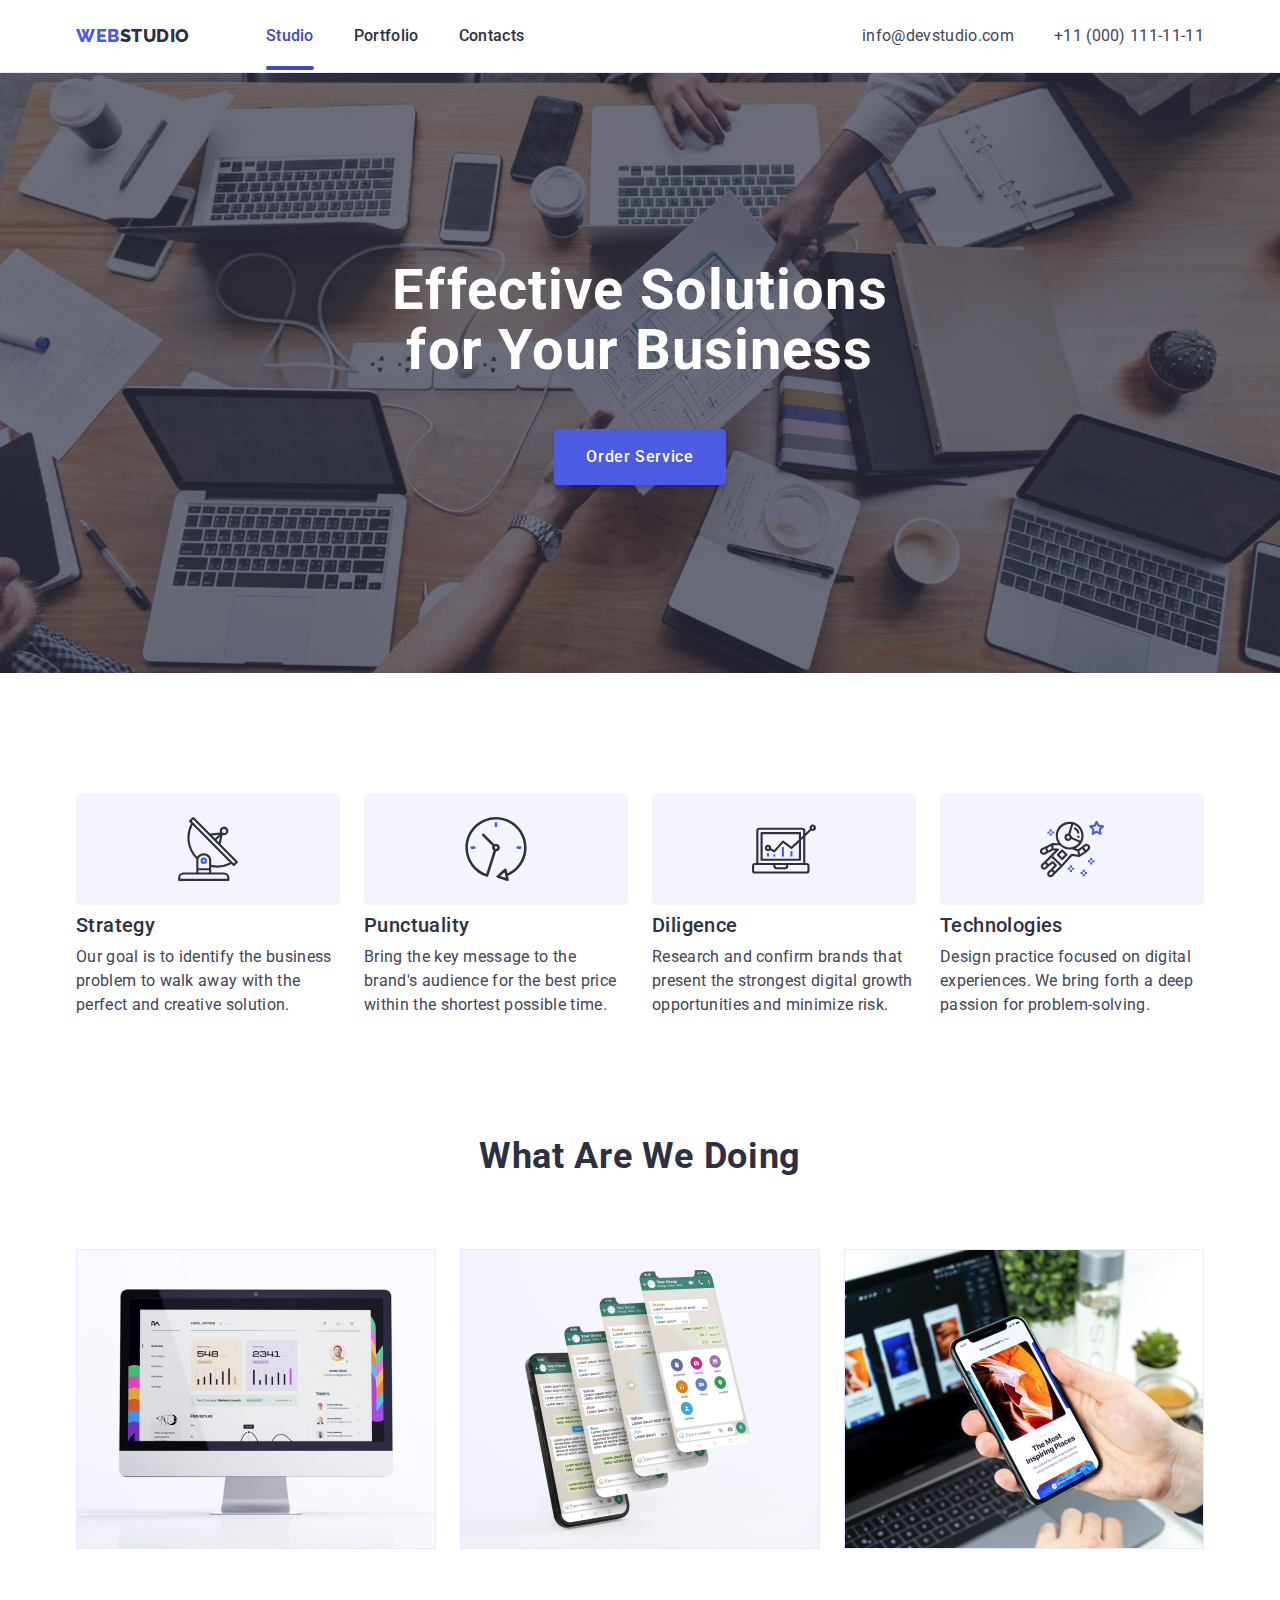
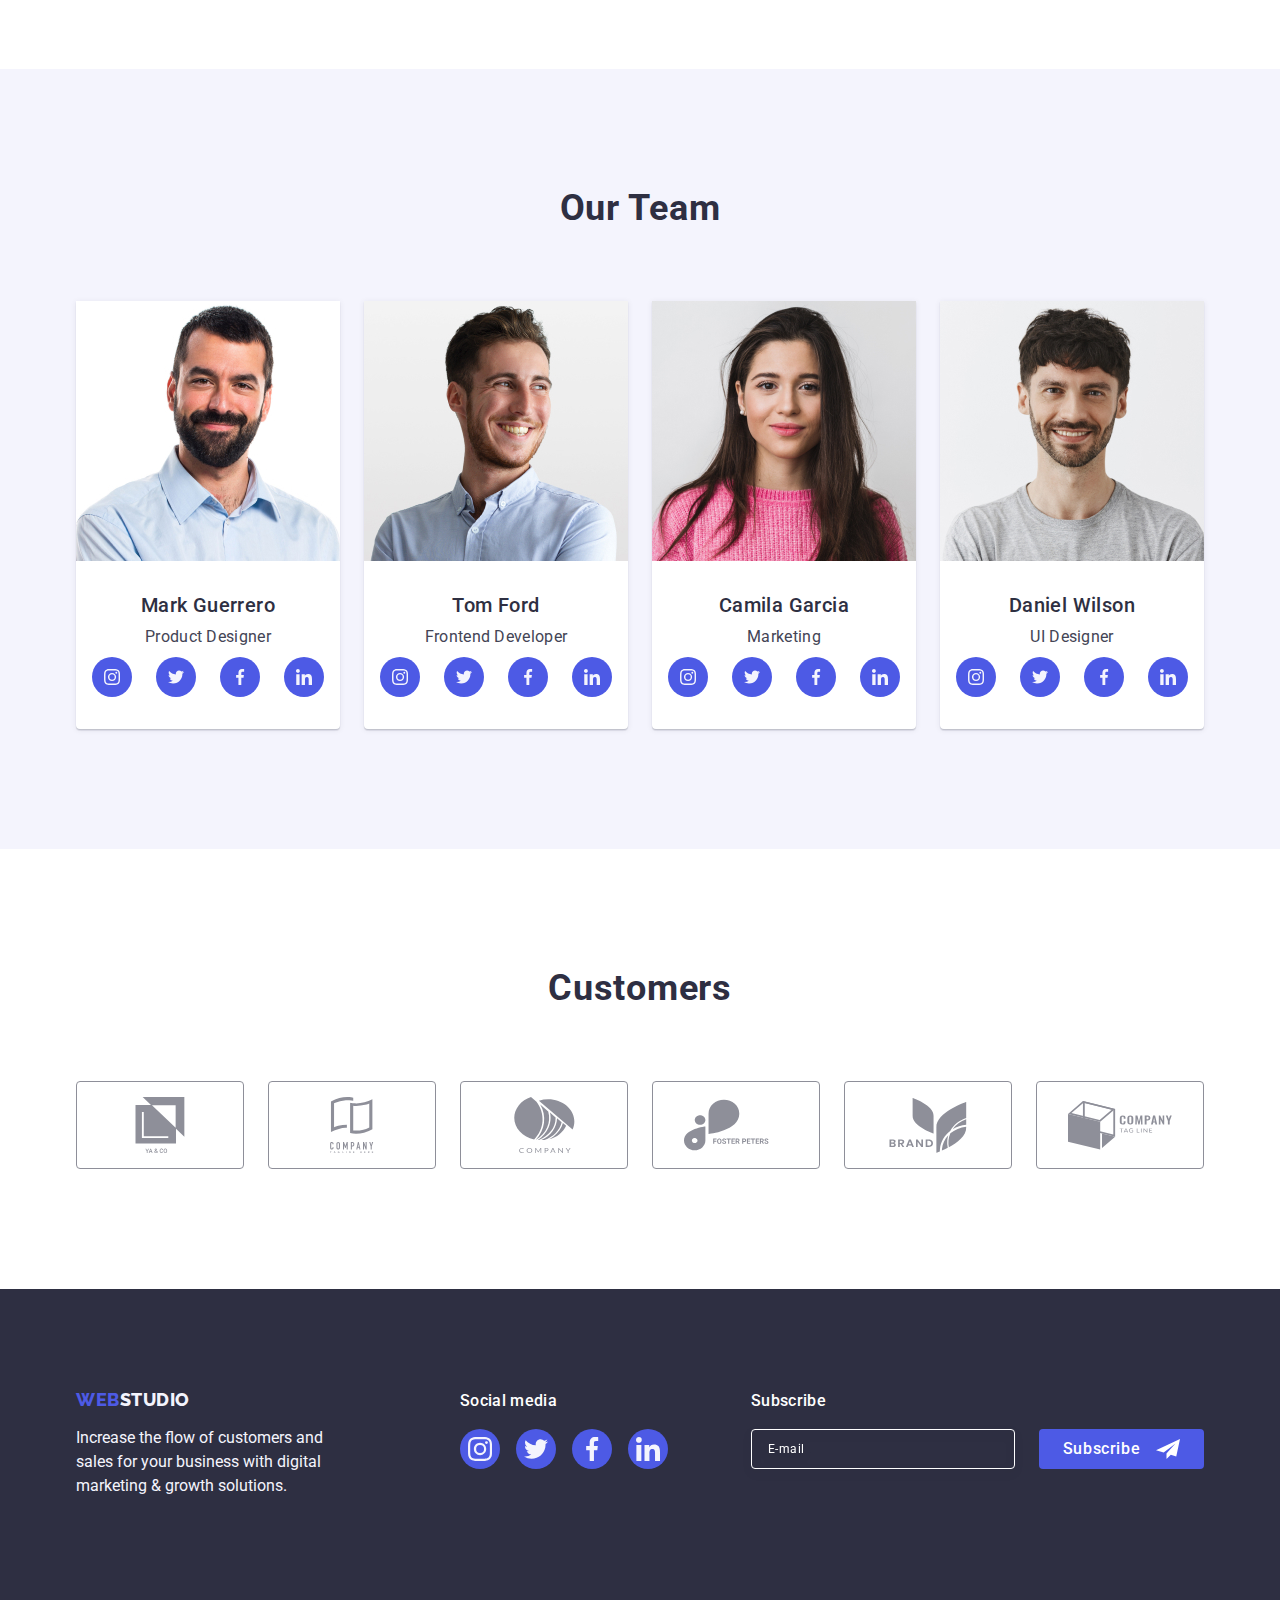
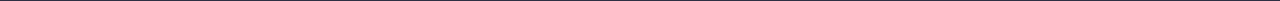
<file: index.html>
<!DOCTYPE html>
<html lang="en">
<head>
    <meta charset="UTF-8">
    <meta http-equiv="X-UA-Compatible" content="IE=edge">
    <meta name="viewport" content="width=device-width, initial-scale=1.0">
    <title>Main Page</title>
    <link rel="stylesheet" href="https://cdn.jsdelivr.net/npm/modern-normalize@1.1.0/modern-normalize.min.css">
    <link rel="preconnect" href="https://fonts.googleapis.com">
    <link rel="preconnect" href="https://fonts.gstatic.com" crossorigin>
    <link href="https://fonts.googleapis.com/css2?family=Raleway:wght@800&family=Roboto:wght@400;500;700;900&display=swap"
        rel="stylesheet">
    <link rel="stylesheet" href="./css/styles.css">
</head>
<body class="page-body">
    <header class="page-header">
        <div class="container page-header-container">
        <nav class="page-nav">
            <a class="logo link" href="./index.html">Web<span class="logo-second-part">Studio</span></a>
            <ul class="menu list">
                <li class="menu-item">
                    <a class="menu-link link link-wrapping current" href="./index.html">Studio</a>
                </li>
                <li class="menu-item">
                    <a class="menu-link link link-wrapping" href="./portfolio.html">Portfolio</a>
                </li>
                <li class="menu-item">
                    <a class="menu-link link link-wrapping" href="">Contacts</a>
                </li>
            </ul>
        </nav>
        <address class="contacts">
            <ul class="contact-menu list">
                <li>
                    <a class="contact-menu-link link link-wrapping" href="mailto:info@devstudio.com">info@devstudio.com</a>
                </li>
                <li>
                    <a class="contact-menu-link link link-wrapping" href="tel:+110001111111">+11 (000) 111-11-11</a>
                </li>
            </ul>
        </address>
        </div>
    </header>
    <main>
        <section class="hero">
            <div class="container">
                <h1 class="hero-title">Effective Solutions for Your Business</h1>
                <button class="hero-button" type="button" data-modal-open>Order Service</button>
            </div>
        </section>
        <section class="section-our-way">
            <div class="container">
                <h2 hidden class="section-title">Our way</h2>
                <ul class="list our-way-container">
                    <li class="section-items">
                        <div class="our-way-icon-thumb">
                            <svg class="section-our-way-icon" aria-label="icon-antenna" width="64" height="64">
                                <use href="./images/icons.svg#icon-antenna"></use>
                            </svg>
                        </div>
                            <h3 class="section-item-title title-of-section">Strategy</h3>
                        <p class="item-description">Our goal is to identify the business problem to walk away with the perfect and creative solution.</p>
                    </li>       
                    <li class="section-items icon-clock">
                        <div class="our-way-icon-thumb">
                            <svg class="section-our-way-icon" aria-label="icon-clock" width="64" height="64">
                                <use href="./images/icons.svg#icon-clock"></use>
                            </svg>
                        </div>
                            <h3 class="section-item-title title-of-section">Punctuality</h3>
                        <p class="item-description">Bring the key message to the brand's audience for the best price within the shortest
                            possible time.</p>
                        </li>
                    <li class="section-items icon-diagram">
                        <div class="our-way-icon-thumb">
                            <svg class="section-our-way-icon" aria-label="icon-diagram" width="64" height="64">
                                <use href="./images/icons.svg#icon-diagram"></use>
                            </svg>
                        </div>
                            <h3 class="section-item-title title-of-section">Diligence</h3>
                        <p class="item-description">Research and confirm brands that present the strongest digital growth opportunities
                            and minimize
                            risk.</p>
                        </li>
                    <li class="section-items icon-astronaut">
                        <div class="our-way-icon-thumb">
                            <svg class="section-our-way-icon" aria-label="icon-astronaut" width="64" height="64">
                                <use href="./images/icons.svg#icon-astronaut"></use>
                            </svg>
                        </div>
                            <h3 class="section-item-title title-of-section">Technologies</h3>
                        <p class="item-description">Design practice focused on digital experiences. We bring forth a deep passion for problem-solving.</p>
                    </li>   
                    </ul>
            </div>
        </section>
        <section class="section-what-are-we-doing">
            <div class="container">
                <h2 class="section-title container-title-what-are-we-doing">What are we doing</h2>
                <ul class="list container-what-are-we-doing">
                    <li class="section-image-item">
                        <img class="section-image-file" src="./images/img1.jpg" alt="Web sites" width="360">
                    </li>
                    <li class="section-image-item">
                        <img class="section-image-file" src="./images/img2.jpg" alt="Messengers" width="360">
                    </li>
                    <li class="section-image-item">
                        <img class="section-image-file" src="./images/img3.jpg" alt="Mobile applications" width="360">
                    </li>
                </ul>
            </div>
        </section>
        <section class="section-our-team">
            <div class="container">
                <h2 class="section-title container-title-our-team">Our Team</h2>
                <ul class="list list-our-team">
                    <li class="employees-card decor-icon">
                        <img class="employees-photo" src="./images/1img.jpg" alt="Mark Guerrero" width="264">
                    <div class="employees-content-card-wrapper">
                        <h3 class="section-item-title section-name-title">Mark Guerrero</h3>
                        <p class="text">Product Designer</p>
                             <ul class="social-list list">
                                <li class="social-list-item">
                                    <a href="" class="social-list-link">
                                        <svg class="social-list-icon" aria-label="instagram-icon" width="16" height="16">
                                            <use href="./images/icons.svg#icon-instagram"></use>
                                        </svg>
                                    </a>
                                </li>
                                <li class="social-list-item">
                                    <a href="" class="social-list-link">
                                        <svg class="social-list-icon" aria-label="twitter-icon" width="16" height="16">
                                            <use href="./images/icons.svg#icon-twitter"></use>
                                        </svg>
                                    </a>
                                </li>
                                <li class="social-list-item">
                                    <a href="" class="social-list-link">
                                        <svg class="social-list-icon" aria-label="facebook-icon" width="16" height="16">
                                            <use href="./images/icons.svg#icon-facebook"></use>
                                        </svg>
                                    </a>
                                </li>
                                <li class="social-list-item">
                                    <a href="" class="social-list-link">
                                        <svg class="social-list-icon" aria-label="linkedin-icon" width="16" height="16">
                                            <use href="./images/icons.svg#icon-linkedin"></use>
                                        </svg>
                                    </a>
                                </li>
                             </ul>
                    </div>
                    </li>
                    <li class="employees-card decor-icon">
                        <img class="employees-photo" src="./images/2img.jpg" alt="Tom Ford" width="264">
                    <div class="employees-content-card-wrapper">
                        <h3 class="section-item-title section-name-title">Tom Ford</h3>
                        <p class="text">Frontend Developer</p>
                            <ul class="social-list list">
                                <li class="social-list-item">
                                    <a href="" class="social-list-link">
                                        <svg class="social-list-icon" aria-label="instagram-icon" width="16" height="16">
                                            <use href="./images/icons.svg#icon-instagram"></use>
                                        </svg>
                                    </a>
                                </li>
                                <li class="social-list-item">
                                    <a href="" class="social-list-link">
                                        <svg class="social-list-icon" aria-label="twitter-icon" width="16" height="16">
                                            <use href="./images/icons.svg#icon-twitter"></use>
                                        </svg>
                                    </a>
                                </li>
                                <li class="social-list-item">
                                    <a href="" class="social-list-link">
                                        <svg class="social-list-icon" aria-label="facebook-icon" width="16" height="16">
                                            <use href="./images/icons.svg#icon-facebook"></use>
                                        </svg>
                                    </a>
                                </li>
                                <li class="social-list-item">
                                    <a href="" class="social-list-link">
                                        <svg class="social-list-icon" aria-label="linkedin-icon" width="16" height="16">
                                            <use href="./images/icons.svg#icon-linkedin"></use>
                                        </svg>
                                    </a>
                                </li>
                            </ul>
                    </div>
                    </li>
                    <li class="employees-card decor-icon">
                        <img class="employees-photo" src="./images/3img.jpg" alt="Camila Garcia" width="264">
                    <div class="employees-content-card-wrapper">
                        <h3 class="section-item-title section-name-title">Camila Garcia</h3>
                        <p class="text">Marketing</p>
                            <ul class="social-list list">
                                <li class="social-list-item">
                                    <a href="" class="social-list-link">
                                        <svg class="social-list-icon" aria-label="instagram-icon" width="16" height="16">
                                            <use href="./images/icons.svg#icon-instagram"></use>
                                        </svg>
                                    </a>
                                </li>
                                <li class="social-list-item">
                                    <a href="" class="social-list-link">
                                        <svg class="social-list-icon" aria-label="twitter-icon" width="16" height="16">
                                            <use href="./images/icons.svg#icon-twitter"></use>
                                        </svg>
                                    </a>
                                </li>
                                <li class="social-list-item">
                                    <a href="" class="social-list-link">
                                        <svg class="social-list-icon" aria-label="facebook-icon" width="16" height="16">
                                            <use href="./images/icons.svg#icon-facebook"></use>
                                        </svg>
                                    </a>
                                </li>
                                <li class="social-list-item">
                                    <a href="" class="social-list-link">
                                        <svg class="social-list-icon" aria-label="linkedin-icon" width="16" height="16">
                                            <use href="./images/icons.svg#icon-linkedin"></use>
                                        </svg>
                                    </a>
                                </li>
                            </ul>
                    </div>   
                    </li>
                    <li class="employees-card decor-icon">
                        <img class="employees-photo" src="./images/4img.jpg" alt="Daniel Wilson" width="264">
                    <div class="employees-content-card-wrapper">
                        <h3 class="section-item-title section-name-title">Daniel Wilson</h3>
                        <p class="text">UI Designer</p>
                            <ul class="social-list list">
                                <li class="social-list-item">
                                    <a href="" class="social-list-link">
                                        <svg class="social-list-icon" aria-label="instagram-icon" width="16" height="16">
                                            <use href="./images/icons.svg#icon-instagram"></use>
                                        </svg>
                                    </a>
                                </li>
                                <li class="social-list-item">
                                    <a href="" class="social-list-link">
                                        <svg class="social-list-icon" aria-label="twitter-icon" width="16" height="16">
                                            <use href="./images/icons.svg#icon-twitter"></use>
                                        </svg>
                                    </a>
                                </li>
                                <li class="social-list-item">
                                    <a href="" class="social-list-link">
                                        <svg class="social-list-icon" aria-label="facebook-icon" width="16" height="16">
                                            <use href="./images/icons.svg#icon-facebook"></use>
                                        </svg>
                                    </a>
                                </li>
                                <li class="social-list-item">
                                    <a href="" class="social-list-link">
                                        <svg class="social-list-icon" aria-label="linkedin-icon" width="16" height="16">
                                            <use href="./images/icons.svg#icon-linkedin"></use>
                                        </svg>
                                    </a>
                                </li>
                            </ul>
                    </div>
                    </li>
                </ul>
            </div>
        </section>
        <section class="section-customers" >
            <div class="container">
                <h2 class="section-title section-title-customers">Customers</h2>
                <ul class="customers-list list">
                    <li class="customers-list-item">
                        <a href="" class="customers-list-link">
                            <svg class="customers-list-icon" aria-label="icon-ya-and-co-icon" width="104" height="56">
                                <use href="./images/icons.svg#icon-ya-and-co"></use>
                            </svg>
                        </a>
                    </li>
                    <li class="customers-list-item">
                        <a href="" class="customers-list-link">
                            <svg class="customers-list-icon" aria-label="icon-tagline-here-icon" width="104" height="56">
                                <use href="./images/icons.svg#icon-tagline-here"></use>
                            </svg>
                        </a>
                    </li>
                    <li class="customers-list-item">
                        <a href="" class="customers-list-link">
                            <svg class="customers-list-icon" aria-label="icon-company" width="104" height="56">
                                <use href="./images/icons.svg#icon-company"></use>
                            </svg>
                        </a>
                    </li>
                    <li class="customers-list-item">
                        <a href="" class="customers-list-link">
                            <svg class="customers-list-icon" aria-label="icon-foster-peters" width="104" height="56">
                                <use href="./images/icons.svg#icon-foster-peters"></use>
                            </svg>
                        </a>
                    </li>
                    <li class="customers-list-item">
                        <a href="" class="customers-list-link">
                            <svg class="customers-list-icon" aria-label="icon-brand" width="104" height="56">
                                <use href="./images/icons.svg#icon-brand"></use>
                            </svg>
                        </a>
                    </li>
                    <li class="customers-list-item">
                        <a href="" class="customers-list-link">
                            <svg class="customers-list-icon" aria-label="icon-company-tag-line" width="104" height="56">
                                <use href="./images/icons.svg#icon-company-tag-line"></use>
                            </svg>
                        </a>
                    </li>
                </ul>
            </div>
        </section>
    </main>
    <footer class="page-footer">
        <div class="container footer-wrapper">
            <div class="footer-title-wrapper">
            <a class="logo link footer-logo" href="./index.html">Web<span class="logo-second-part white-logo">Studio</span></a>
            <p class="footer-title">Increase the flow of customers and sales for your business with digital marketing & growth solutions.</p>
            </div>
            <div class="footer-social-list-wrapper">
            <p class="social-media-title">Social media</p>
            <ul class="footer-social-list list">
                <li class="footer-social-list-item">
                    <a href="" class="footer-social-list-link">
                        <svg class="footer-social-list-icon" aria-label="instagram-icon" width="24" height="24">
                            <use href="./images/icons.svg#icon-instagram"></use>
                        </svg>
                    </a>
                </li>
                <li class="footer-social-list-item">
                    <a href="" class="footer-social-list-link">
                        <svg class="footer-social-list-icon" aria-label="twitter-icon" width="24" height="24">
                            <use href="./images/icons.svg#icon-twitter"></use>
                        </svg>
                    </a>
                </li>
                <li class="footer-social-list-item">
                    <a href="" class="footer-social-list-link">
                        <svg class="footer-social-list-icon" aria-label="facebook-icon" width="24" height="24">
                            <use href="./images/icons.svg#icon-facebook"></use>
                        </svg>
                    </a>
                </li>
                <li class="footer-social-list-item">
                    <a href="" class="footer-social-list-link">
                        <svg class="footer-social-list-icon" aria-label="linkedin-icon" width="24" height="24">
                            <use href="./images/icons.svg#icon-linkedin"></use>
                        </svg>
                    </a>
                </li>
            </ul>
            </div>
            <div class="form-wrapper">
                <p class="footer-form-title">Subscribe</p>
                <form class="subscribe-form">
                    <label class="form-label" for="email_input"><input class="form-input" type="email" name="email" placeholder="E-mail" id="email_input"/></label>
                    <button class="subscribe-form-submit" type="submit">Subscribe
                        <svg class="subscribe-form-submit-icon" width="24" height="24">
                            <use href="./images/icons.svg#icon-icon-send"></use>
                        </svg>
                    </button>
                </form>
            </div>
        </div>
    </footer>
    <div class="backdrop is-hidden" data-modal>
        <div class="modal">
            <button class="modal-close-button" type="button" data-modal-close>
                <svg class="modal-close-icon" width="8" height="8">
                    <use href="./images/icons.svg#icon-close-black-modal"></use>
                </svg>
            </button>
            <p class="modal-title">Leave your contacts and we will call you back</p>
            <form class="contact-form">
                <div class="input-form">
                    <label class="contact-form-wrapper" for="user-name">Name</label>
                    <div class="contact-form-input-wrapper">
                        <input class="contact-form-input" type="text" id="user-name" name="user-name">
                        <svg class="contact-form-icon" width="18" height="24">
                            <use href="./images/icons.svg#icon-person"></use>
                        </svg>
                    </div>
                </div>
                <div class="input-form">
                    <label class="contact-form-wrapper" for="phone">Phone</label>
                    <div class="contact-form-input-wrapper">
                        <input class="contact-form-input" type="tel" id="phone" name="user_phone">
                        <svg class="contact-form-icon" width="18" height="24">
                            <use href="./images/icons.svg#icon-phone"></use>
                        </svg>
                    </div>
                </div>
                <div class="input-form">
                    <label class="contact-form-wrapper" for="email">Email</label>
                    <div class="contact-form-input-wrapper">
                        <input class="contact-form-input" type="email" id="email" name="user_email">
                        <svg class="contact-form-icon" width="18" height="24">
                            <use href="./images/icons.svg#icon-email"></use>
                        </svg>
                    </div>
                </div>
                <div class="textarea-form">
                    <label class="contact-form-wrapper" for="user-comment">Comment</label>
                    <textarea class="contact-form-comment" name="user-comment" id="user-comment" placeholder="Text input"></textarea>
                </div>
                <div class="checkbox-form">                   
                    <input class="contact-form-checkbox visually-hidden" type="checkbox" id="user-privacy" name="user-privacy" value="true" required>
                    <label class="contact-form-checkbox-wrapper" for="user-privacy"><span class="checkbox-icon-thumb">
                    <svg class="contact-form-icon-checkbox" width="10" height="8">
                    <use class="contact-form-checkmark-icon" href="./images/icons.svg#icon-click"></use>
                    </svg>
                </span>I accept the terms and conditions of the <a class="policy-link" href="#">Privacy Policy</a></label>
                </div>
                <button class="contact-form-submit" type="submit">Send</button>
            </form>
        </div>
    </div>
    <script src="./js/modal.js"></script>
</body>
</html>
</file>
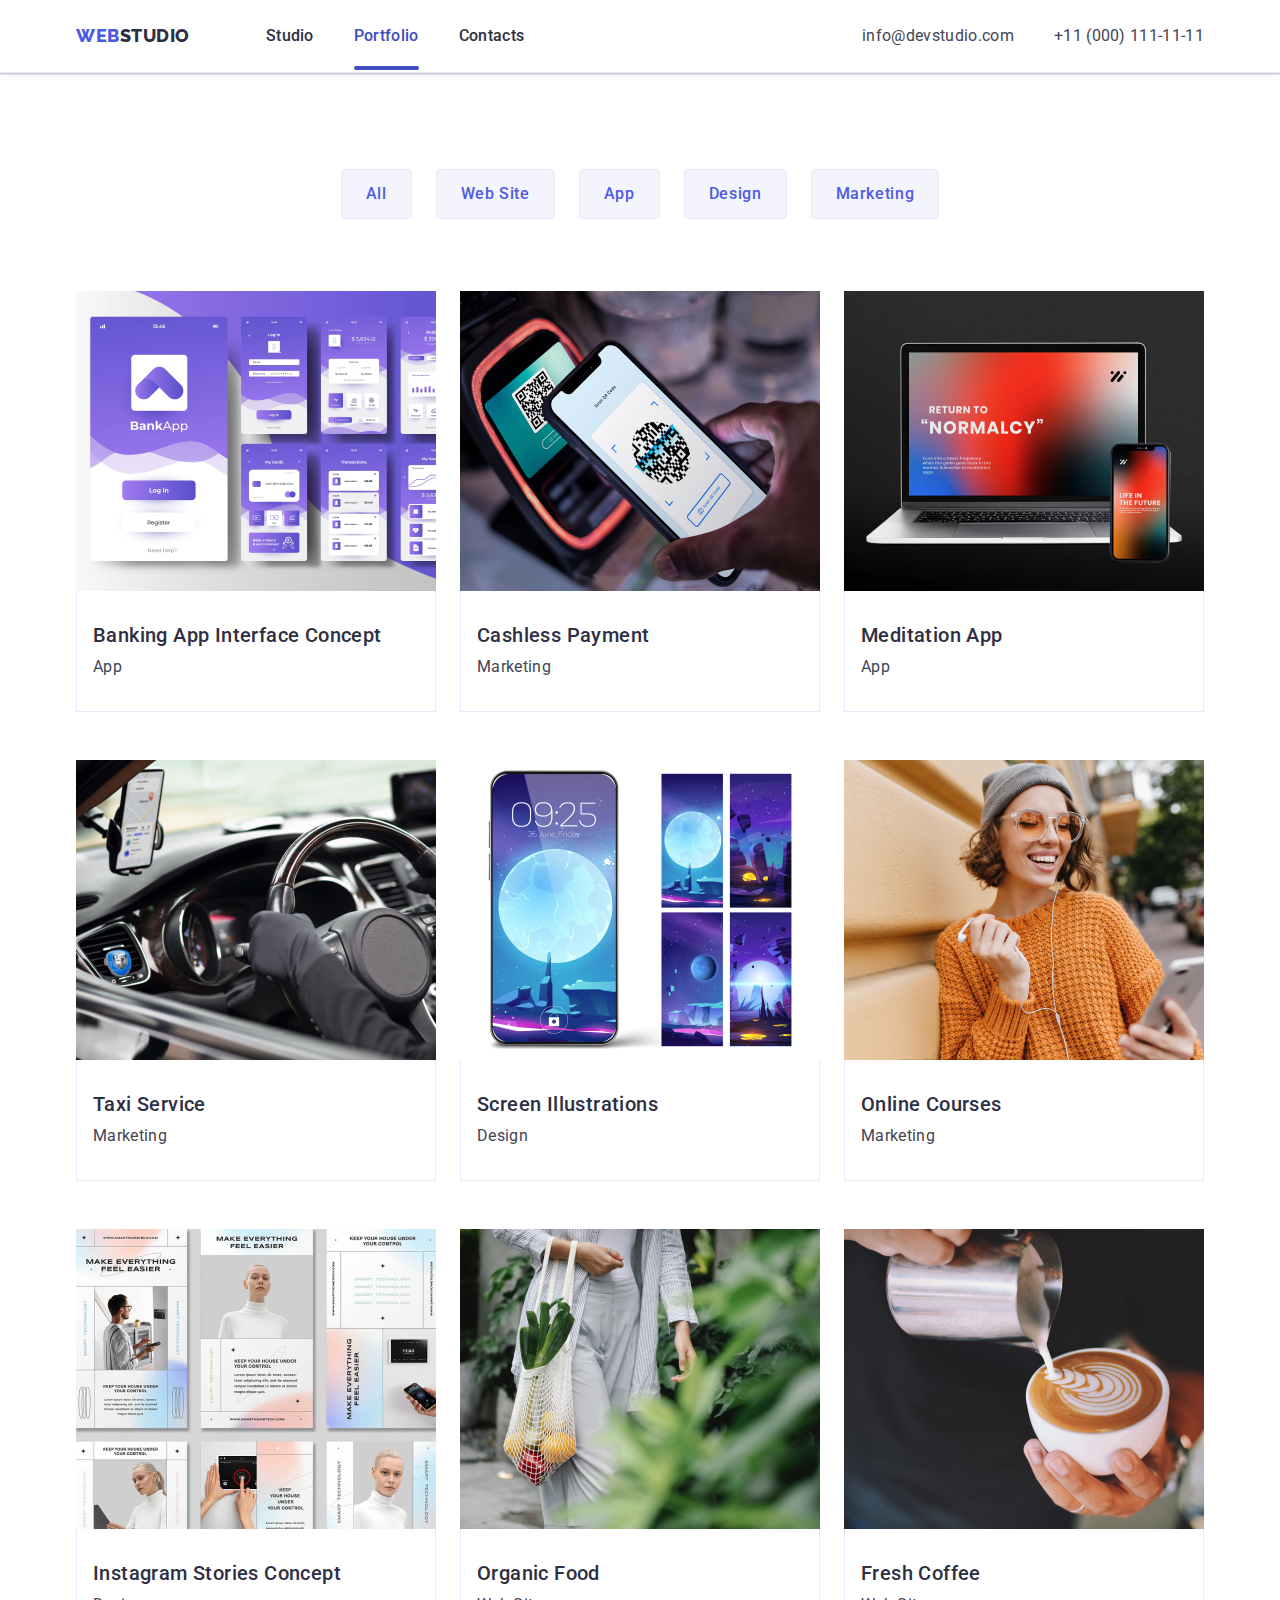
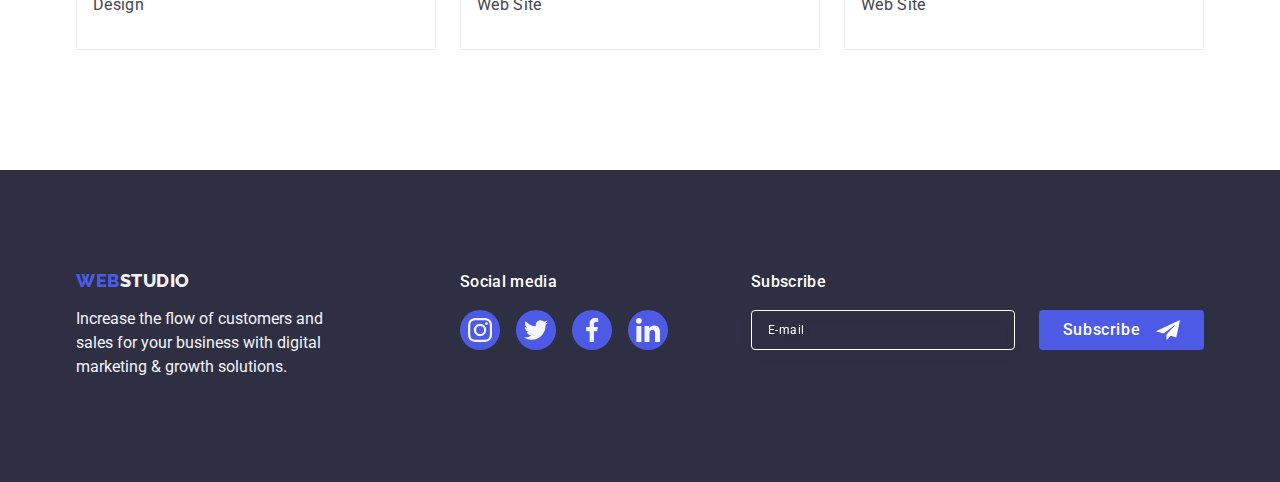
<file: portfolio.html>
<!DOCTYPE html>
<html lang="en">
<head>
    <meta charset="UTF-8">
    <meta http-equiv="X-UA-Compatible" content="IE=edge">
    <meta name="viewport" content="width=device-width, initial-scale=1.0">
    <title>Portfolio</title>
    <link rel="stylesheet" href="https://cdn.jsdelivr.net/npm/modern-normalize@1.1.0/modern-normalize.min.css">
    <link rel="preconnect" href="https://fonts.googleapis.com">
    <link rel="preconnect" href="https://fonts.gstatic.com" crossorigin>
    <link href="https://fonts.googleapis.com/css2?family=Raleway:wght@800&family=Roboto:wght@400;500;700;900&display=swap"
        rel="stylesheet">
    <link rel="stylesheet" href="./css/styles.css">
</head>
<body class="page-body">
    <header class="page-header">
        <div class="container page-header-container">
        <nav class="page-nav">
            <a class="logo link" href="./index.html">Web<span class="logo-second-part">Studio</span></a>
            <ul class="menu list">
                <li class="menu-item">
                    <a class="menu-link link link-wrapping" href="./index.html">Studio</a>
                </li>
                <li class="menu-item">
                    <a class="menu-link link link-wrapping current" href="./portfolio.html">Portfolio</a>
                </li>
                <li class="menu-item">
                    <a class="menu-link link link-wrapping" href="">Contacts</a>
                </li>
            </ul>
        </nav>
        <address class="contacts">
            <ul class="contact-menu list">
                <li>
                    <a class="contact-menu-link link link-wrapping" href="mailto:info@devstudio.com">info@devstudio.com</a>
                </li>
                <li>
                    <a class="contact-menu-link link link-wrapping" href="tel:+110001111111">+11 (000) 111-11-11</a>
                </li>
            </ul>
        </address>
        </div>
    </header>
    <main>
        <section class="main-section">
            <div class="container">
        <h1 hidden class="section-main-title">Portfolio</h1>
        <ul class="filter list">
            <li><button class="filter-button" type="button">All</button></li>
            <li><button class="filter-button" type="button">Web Site</button></li>
            <li><button class="filter-button" type="button">App</button></li> 
            <li><button class="filter-button" type="button">Design</button></li>
            <li><button class="filter-button" type="button">Marketing</button></li>
        </ul>
        <ul class="list card-set">
            <li class="card-item">
                <a class="link card-link" href="">
                    <div class="employees-list-img-wrapper">
                        <img class="card-image" src="./images/img4.jpg" alt="App interface" width="360">
                        <p class="overlay">14 Stylish and User-Friendly App Design Concepts · Task Manager App · Calorie Tracker App · Exotic
                            Fruit Ecommerce App ·
                            Cloud Storage App</p>
                    </div>
                <div class="card-content-wrapper">
                <h2 class="section-item-title">Banking App Interface Concept</h2>
                <p class="section-item-description">App</p>
            </div>
                </a>
            </li>
            <li class="card-item">
                <a class="link card-link" href="">
                    <div class="employees-list-img-wrapper">
                        <img class="card-image" src="./images/img5.jpg" alt="Payment by mobile phone" width="360">
                        <p class="overlay">14 Stylish and User-Friendly App Design Concepts · Task Manager App · Calorie Tracker App · Exotic
                            Fruit Ecommerce App ·
                            Cloud Storage App</p>
                    </div>
                <div class="card-content-wrapper">
                <h2 class="section-item-title">Cashless Payment</h2>
                <p class="section-item-description">Marketing</p>
                </div>
                </a>
            </li>
            <li class="card-item">
                <a class="link card-link" href="">
                    <div class="employees-list-img-wrapper">
                        <img class="card-image" src="./images/img6.jpg" alt="Laptop and mobile phone" width="360">
                        <p class="overlay">14 Stylish and User-Friendly App Design Concepts · Task Manager App · Calorie Tracker App · Exotic
                            Fruit Ecommerce App ·
                            Cloud Storage App</p>
                    </div>
                <div class="card-content-wrapper">
                    <h2 class="section-item-title">Meditation App</h2>
                    <p class="section-item-description">App</p>
                </div>
                </a>
            </li>
            <li class="card-item">
                <a class="link card-link" href="">
                    <div class="employees-list-img-wrapper">
                        <img class="card-image" src="./images/img7.jpg" alt="Car interior" width="360">
                        <p class="overlay">14 Stylish and User-Friendly App Design Concepts · Task Manager App · Calorie Tracker App · Exotic
                            Fruit Ecommerce App ·
                            Cloud Storage App</p>
                    </div>
                <div class="card-content-wrapper">
                    <h2 class="section-item-title">Taxi Service</h2>
                    <p class="section-item-description">Marketing</p>
                </div>
                </a>
            </li>
            <li class="card-item">
                <a class="link card-link" href="">
                    <div class="employees-list-img-wrapper">
                        <img class="card-image" src="./images/img8.jpg" alt="Backgrounds for mobile phone" width="360">
                        <p class="overlay">14 Stylish and User-Friendly App Design Concepts · Task Manager App · Calorie Tracker App · Exotic
                            Fruit Ecommerce App ·
                            Cloud Storage App</p>
                    </div>
                <div class="card-content-wrapper">
                    <h2 class="section-item-title">Screen Illustrations</h2>
                    <p class="section-item-description">Design</p>
                </div>
                </a>
            </li>
            <li class="card-item">
                <a class="link card-link" href="">
                    <div class="employees-list-img-wrapper">
                        <img class="card-image" src="./images/img9.jpg" alt="Girl with mobile phone" width="360">
                        <p class="overlay">14 Stylish and User-Friendly App Design Concepts · Task Manager App · Calorie Tracker App · Exotic
                            Fruit Ecommerce App ·
                            Cloud Storage App</p>
                    </div>
                <div class="card-content-wrapper">
                    <h2 class="section-item-title">Online Courses</h2>
                    <p class="section-item-description">Marketing</p>
                </div>
                </a>
            </li>
            <li class="card-item">
                <a class="link card-link" href="">
                    <div class="employees-list-img-wrapper">
                        <img class="card-image" src="./images/img10.jpg" alt="Advertising cards" width="360">
                        <p class="overlay">14 Stylish and User-Friendly App Design Concepts · Task Manager App · Calorie Tracker App · Exotic
                            Fruit Ecommerce App ·
                            Cloud Storage App</p>
                    </div>
                <div class="card-content-wrapper">
                    <h2 class="section-item-title">Instagram Stories Concept</h2>
                    <p class="section-item-description">Design</p>
                </div>
                </a>
            </li>
            <li class="card-item">
                <a class="link card-link" href="">
                    <div class="employees-list-img-wrapper">
                        <img class="card-image" src="./images/img11.jpg" alt="Woman with a net with vegetables and fruits" width="360">
                        <p class="overlay">14 Stylish and User-Friendly App Design Concepts · Task Manager App · Calorie Tracker App · Exotic
                            Fruit Ecommerce App ·
                            Cloud Storage App</p>
                    </div>
                <div class="card-content-wrapper">
                    <h2 class="section-item-title">Organic Food</h2>
                    <p class="section-item-description">Web Site</p>
                </div>
                </a>
            </li>
            <li class="card-item">
                <a class="link card-link" href="">
                    <div class="employees-list-img-wrapper">
                        <img class="card-image" src="./images/img12.jpg" alt="Cup of coffee" width="360">
                        <p class="overlay">14 Stylish and User-Friendly App Design Concepts · Task Manager App · Calorie Tracker App · Exotic
                            Fruit Ecommerce App ·
                            Cloud Storage App</p>
                    </div>
                <div class="card-content-wrapper">
                    <h2 class="section-item-title">Fresh Coffee</h2>
                    <p class="section-item-description">Web Site</p>
                </div>
                </a>
            </li>
        </ul>
        </div>
        </section>
    </main>
    <footer class="page-footer">
        <div class="container footer-wrapper">
            <div class="footer-title-wrapper">
                <a class="logo link footer-logo" href="./index.html">Web<span
                        class="logo-second-part white-logo">Studio</span></a>
                <p class="footer-title">Increase the flow of customers and sales for your business with digital marketing &
                    growth solutions.</p>
            </div>
            <div class="footer-social-list-wrapper">
                <p class="social-media-title">Social media</p>
                <ul class="footer-social-list list">
                    <li class="footer-social-list-item">
                        <a href="" class="footer-social-list-link">
                            <svg class="footer-social-list-icon" aria-label="instagram-icon" width="24" height="24">
                                <use href="./images/icons.svg#icon-instagram"></use>
                            </svg>
                        </a>
                    </li>
                    <li class="footer-social-list-item">
                        <a href="" class="footer-social-list-link">
                            <svg class="footer-social-list-icon" aria-label="twitter-icon" width="24" height="24">
                                <use href="./images/icons.svg#icon-twitter"></use>
                            </svg>
                        </a>
                    </li>
                    <li class="footer-social-list-item">
                        <a href="" class="footer-social-list-link">
                            <svg class="footer-social-list-icon" aria-label="facebook-icon" width="24" height="24">
                                <use href="./images/icons.svg#icon-facebook"></use>
                            </svg>
                        </a>
                    </li>
                    <li class="footer-social-list-item">
                        <a href="" class="footer-social-list-link">
                            <svg class="footer-social-list-icon" aria-label="linkedin-icon" width="24" height="24">
                                <use href="./images/icons.svg#icon-linkedin"></use>
                            </svg>
                        </a>
                    </li>
                </ul>
            </div>
            <div class="form-wrapper">
                <p class="footer-form-title">Subscribe</p>
                <form class="subscribe-form">
                    <label class="form-label" for="email_input">
                    <input class="form-input" type="email" name="email" placeholder="E-mail" id="email_input"/>
                    </label>
                    <button class="subscribe-form-submit" type="submit">Subscribe
                        <svg class="subscribe-form-submit-icon" width="24" height="24">
                            <use href="./images/icons.svg#icon-icon-send"></use>
                        </svg>
                    </button>
                </form>
            </div>
        </div>
    </footer>
    </body>
    </html>
</file>
<file: css/styles.css>
:root {
    --accent-dark-color: #2E2F42;
    --main-text-color: #434455;
    --main-white-color: #FFFFFF;
    --accent-dark-blue-color: #404BBF;
    --accent-blue-color: #4D5AE5;
    --accent-color:#E7E9FC;
    --accent-light-color: #F4F4FD;
    --transition-duration-and-function:250ms cubic-bezier(0.4, 0, 0.2, 1);
}

h1, h2, h3, h4, h5, h6, p {
    margin-top: 0;
    margin-bottom: 0;
}
    
ul,
ol {
    margin-top: 0;
    margin-bottom: 0;
    padding-left: 0;
}

img {
    display: block;
}

.list {
    list-style: none;
}

.link {
    text-decoration: none;
}

button {
    cursor: pointer;
    font-family: inherit;
}

body {
    font-family: 'Roboto', sans-serif;
        font-size: 16px;
        color: var(--main-text-color);
        background-color: var(--main-white-color);
}

/* ===============COMPONENTS========================== */

.contact-menu-link,
.section-item-description,
.contacts {
    font-style: normal;
    color: var(--main-text-color);
}

.logo {
    font-family: 'Raleway', sans-serif;
        display: flex;
        align-items: center;
        font-weight: 800;
        font-size: 18px;
        line-height: 1.17;
        letter-spacing: 0.03em;
        text-transform: uppercase;
        color: var(--accent-blue-color);
}

.hero-button,
.filter-button {
        font-weight: 500;
        color: var(--main-text-color);
}

.contact-menu-link:hover,
.contact-menu-link:focus,
.menu-link:hover,
.menu-link:focus {
    color: var(--accent-dark-blue-color);
}

.menu-link {
    font-weight: 500;
    line-height: 1.5;
    letter-spacing: 0.02em;
}

.page-footer,
.hero {
    background-color: var(--accent-dark-color);
    color: var(--main-white-color);
}

.section-item-title,
.menu-link,
.logo-second-part {
    color: var(--accent-dark-color);
}

.white-logo {
    color: var(--accent-light-color);
}

.hero-title {
    text-align: center;
    font-size: 56px;
    line-height: 1.07;
    letter-spacing: 0.02em;
}

.hero-button {
    display: block;
    font-size: 16px;
    line-height: 1.5;
    letter-spacing: 0.04em;
    margin-left: auto;
    margin-right: auto;
    min-width: 169px;
    padding: 16px 32px;
    border: 0px;
    border-radius: 4px;
    box-shadow: 0px 4px 4px rgba(0, 0, 0, 0.15);
    background-color: var(--accent-blue-color);
    color: var(--main-white-color);
    transition: background-color var(--transition-duration-and-function);
}

.hero-button:hover,
.hero-button:focus {
    background-color: var(--accent-dark-blue-color);
}

.filter-button {
    font-size: 16px;
    line-height: 1.5;
    letter-spacing: 0.04em;
    background-color: var(--accent-light-color);
    color: var(--accent-blue-color);
    padding: 12px 24px;
    border: 1px solid var(--accent-color);
    border-radius: 4px;
    transition: color var(--transition-duration-and-function),
        background-color var(--transition-duration-and-function),
        border-color var(--transition-duration-and-function),
        box-shadow var(--transition-duration-and-function);
}

.filter-button:hover,
.filter-button:focus {
    background-color: var(--accent-dark-blue-color);
    color: var(--main-white-color); 
    border: 1px solid transparent;
    box-shadow: 0px 3px 1px rgba(0, 0, 0, 0.1), 0px 2px 1px rgba(0, 0, 0, 0.08), 0px 2px 2px rgba(0, 0, 0, 0.12);
}

.section-title {
    font-weight: 700;
        font-size: 36px;
        line-height: 1.11;
        text-align: center;
        letter-spacing: 0.02em;
        text-transform: capitalize;
        color: var(--accent-dark-color);
}

.section-item-description,
.section-main-title {
    line-height: 1.5;
    letter-spacing: 0.02em;
}

.list-item {
    background-color: var(--main-white-color);
    text-align: center;
}

.section-item-title {
    font-weight: 500;
    font-size: 20px;
    line-height: 1.2;
    letter-spacing: 0.02em;
    color: var(--accent-dark-color);
}

.contact-menu-link,
.text,
.item-description {
    line-height: 1.5;
    letter-spacing: 0.02em;
}

.section-our-team {
    background-color: var(--accent-light-color);
}

.footer-title {
    color: var(--accent-light-color);
    line-height: 1.5;

}

/* ===============/COMPONENTS========================== */




/* ===============/HEADER AND FOOTER========================== */

.container {
    width: 1158px;
    margin-left: auto;
    margin-right: auto;
    padding-left: 15px;
    padding-right: 15px;
}

.page-header {
    display: flex;
    align-items: center;
    padding-top: 24px;
    padding-bottom: 24px;
    border-bottom: 1px solid var(--accent-color);
    box-shadow: 0px 2px 1px rgba(46, 47, 66, 0.08), 0px 1px 1px rgba(46, 47, 66, 0.16), 0px 1px 6px rgba(46, 47, 66, 0.08);
}

.page-header-container {
    display: flex;
    align-items: center;
    justify-content: space-between;
}

.page-nav {
    display: flex;
    align-items: center;
}

.logo {
    margin-right: 76px;
}

.menu {
    display: flex;
    gap: 40px;
}

.link-wrapping {
    padding: 24px 0 24px;
    transition: color var(--transition-duration-and-function);
}

.contact-menu {
    display: flex;
    gap: 40px;
}

.page-footer {
    padding: 100px 0;
    height: 312px;
}

.footer-title {
    width: 264px;
}

.footer-logo {
    display: inline-block;
    margin-bottom: 16px;
}

/* ===============/MAIN PAGE========================== */

.hero {
    height: 600px;
    text-align: center;
}

.hero {
    padding: 188px 0;
}

.hero-title {
    max-width: 496px;
    margin-bottom: 48px;
    margin-left: auto;
    margin-right: auto;
}

.our-way-container {
    display: flex;
    justify-content: space-between;
    gap: 24px;
}

.section-customers,
.section-our-way {
    padding: 120px 0;
}

.section-items {
    width: 264px;
}

.section-what-are-we-doing {
    padding-bottom: 120px;
}

.container-title-what-are-we-doing {
    margin-bottom: 72px;
}

.container-what-are-we-doing {
    display: flex;
    gap: 24px;
}

.section-our-team {
    padding: 120px 0;
}

.container-title-our-team {
    margin-bottom: 72px;
}

.list-our-team {
    display: flex;
    flex-wrap: wrap;
    gap: 24px;
}

.employees-card {
    background-color: var(--main-white-color);
    box-shadow: 0px 1px 6px rgba(46, 47, 66, 0.08), 0px 1px 1px rgba(46, 47, 66, 0.16), 0px 2px 1px rgba(46, 47, 66, 0.08);
    border-radius: 0px 0px 4px 4px;
    /* flex-basis: calc((100% - 3 * 24px) / 4); */
    text-align: center;
}

.employees-content-card-wrapper {
    padding: 32px 0;
}

.section-name-title {
    margin-bottom: 8px;
    text-align: center;
}

/* ===============/PORTFOLIO PAGE========================== */

.main-section {
    padding: 96px 0 120px;
}


.filter {
    display: flex;
    justify-content: center;
    align-items: center;
    margin-bottom: 72px;
    gap: 24px;
}



.card-set {
    display: flex;
    flex-wrap: wrap;
    flex-basis: calc((100% - 2 * 24px) / 3);
    column-gap: 24px;
    row-gap: 48px;
    background-color: var(--main-white-color);
}

.card-item {
    display: flex;
}

.card-link {
    transition: box-shadow var(--transition-duration-and-function);
}

.card-link:hover,
.card-link:focus {
    box-shadow: 0px 1px 6px rgba(46, 47, 66, 0.08), 0px 1px 1px rgba(46, 47, 66, 0.16), 0px 2px 1px rgba(46, 47, 66, 0.08);
}

.section-item-title {
    margin-bottom: 8px;
}

.card-content-wrapper {
    border: 1px solid var(--accent-color);
    border-top: none;
    padding: 32px 16px;
}


/* .employees-card:not(:nth-child(4n)) {
    margin-right: 24px;
} */


/* ===============IMAGES========================== */

.hero {
    max-width: 1440px;
    height: 600px;
    margin-left: auto;
    margin-right: auto;
    background-image: linear-gradient(
    rgba(46, 47, 66, 0.7),
    rgba(46, 47, 66, 0.7)), 
     url(../images/header-img.jpg);
    background-repeat: no-repeat;
    background-size: cover;
    background-position: center;
}

.our-way-icon-thumb {
    display: flex;
    width: 264px;
    height: 112px;
    margin-bottom: 8px;
    background-color: var(--accent-light-color);
    border-radius: 4px;
    justify-content: center;
    align-items: center;
}

.social-list {
    display: flex;
    justify-content: center;
    gap: 24px;
}

.social-list-item {
    width: 40px;
    height: 40px;
}

.social-list-link {
    display: flex;
    justify-content: center;
    align-items: center;
    width: 100%;
    height: 100%;
    color: var(--accent-light-color);
    background-color: var(--accent-blue-color);
    border-radius: 50%;
    transition: background-color var(--transition-duration-and-function);
}

.social-list-icon {
    fill: currentColor;
}

.social-list-link:hover,
.social-list-link:focus {
    background-color: var(--accent-dark-blue-color);
}

.text {
    margin-bottom: 8px;
}

.section-title-customers {
    margin-bottom: 72px;
    line-height: 1.1;
}

.customers-list {
    display: flex;
    justify-content: center;
    gap: 24px;
}

.customers-list-item {
    width: 168px;
    height: 88px;
}

.customers-list-link {
    display: flex;
    justify-content: center;
    align-items: center;
    width: 100%;
    height: 100%;
    border: 1px solid #8E8F99;
    border-radius: 4px;
    color: #8E8F99;
    transition: border-color var(--transition-duration-and-function),
        color var(--transition-duration-and-function);
}

.customers-list-icon {
    fill: currentColor;
}

.customers-list-link:hover,
.customers-list-link:focus {
    border: 1px solid #404bbf;
    color: #404bbf;
}

 .customers-list-icon:hover ,
 .customers-list-icon:focus  {
    fill: #404bbf;
}

.footer-social-list {
    display: flex;
    justify-content: center;
    gap: 16px;
}

.footer-wrapper {
    display: flex;
    align-items: baseline;
    justify-content: flex-start;
    /* gap: 120px; */
}

.footer-title-wrapper {
    margin-right: 120px;
}

.footer-form-title,
.social-media-title {
    margin-bottom: 16px;
    font-weight: 500;
    line-height: 1.5;
    letter-spacing: 0.02em;
}

.footer-social-list-wrapper {
    display: flex;
    flex-direction: column;
}

.footer-social-list-item {
    width: 40px;
    height: 40px;
    
}

.footer-social-list-link {
    display: flex;
    justify-content: center;
    align-items: center;
    width: 100%;
    height: 100%;
    background-color: var(--accent-blue-color);
    border-radius: 50%;
    color: var(--accent-light-color);
    transition: background-color var(--transition-duration-and-function);
}

.footer-social-list-icon {
    fill: currentColor;
}

.footer-social-list-link:hover,
.footer-social-list-link:focus {
    background-color: #31D0AA;
}


/* ===============ANIMATIONS========================== */
.current {
    position: relative;
    color: var(--accent-dark-blue-color);
}

.current:after {
    content: '';
    position: absolute;
    display: block;
    background-color: var(--accent-dark-blue-color);
    left: 0;
    bottom: -1px;
    width: 100%;
    height: 4px;
    border-radius: 2px;
}

.backdrop {
    position: fixed;
    top: 0;
    left: 0;
    width: 100%;
    height: 100%;
    background-color: rgba(46, 47, 66, 0.4);
    transition: opacity var(--transition-duration-and-function), visibility var(--transition-duration-and-function);
}

.modal {
    position: absolute;
    top: 50%;
    left: 50%;
    transform: translate(-50%, -50%);
    width: 408px;
    min-height: 576px;
    padding: 72px 24px 24px 24px;
    background-color: #FCFCFC;
    box-shadow: 0px 1px 1px rgba(0, 0, 0, 0.14), 0px 1px 3px rgba(0, 0, 0, 0.12), 0px 2px 1px rgba(0, 0, 0, 0.2);
    border-radius: 4px;
    transition: transform var(--transition-duration-and-function);
}

.modal-close-button {
    position: absolute;
    top: 24px;
    right: 24px;
    padding: 0;
    display: flex;
    align-items: center;
    justify-content:center;
    background: #E7E9FC;
    border: 1px solid rgba(0, 0, 0, 0.1);
    border-radius: 50%;
    width: 24px;
    height: 24px;
    transition: background-color var(--transition-duration-and-function), border var(--transition-duration-and-function);
}

.modal-close-button:hover,
.modal-close-button:focus {
    background-color: var(--accent-dark-blue-color);
    border: none;
    fill: #ffffff;
}

.modal-close-icon {
    transition: fill var(--transition-duration-and-function);
}

.is-hidden {
    opacity: 0;
    visibility: hidden;
    pointer-events: none;
}

.employees-list-img-wrapper {
    position: relative;
    overflow: hidden;
}

.overlay {
    position: absolute;
    top: 0;
    left: 0;
    width: 100%;
    height: 100%;
    line-height: 1.5;
    letter-spacing: 0.02em;
    background-color: var(--accent-blue-color);
    opacity: 0.85;
    color: var(--accent-light-color);
    padding: 40px 32px;
    overflow: auto;
    transform: translate(0px, 100%);
    transition: transform var(--transition-duration-and-function);
}

.card-link:hover .overlay,
.card-link:focus .overlay {
    transform: translateY(0);
}


/* ===============FORMS========================== */

.form-wrapper {
    margin-left: auto;
}

.subscribe-form {
    display: flex;
}

.form-label {
    margin-right: 24px;
}


.form-input {
    width: 264px;
    height: 40px;
    padding-left: 16px;
    border: 1px solid var(--main-white-color);
    background-color: transparent;
    font-size: 12px;
    line-height: 1.5;
    letter-spacing: 0.04em;
    filter: drop-shadow(0px 4px 4px rgba(0, 0, 0, 0.15));
    border-radius: 4px;
    color: var(--main-white-color);
}

.form-input::placeholder {
    color: var(--main-white-color);
}

.subscribe-form-submit {
    display: flex;
    justify-content: center;
    align-items: center;
    cursor: pointer;
    min-width: 165px;
    height: 40px;
    font-weight: 500;
    font-size: 16px;
    line-height: 1.5;
    letter-spacing: 0.04em;
    border: none;
    color: var(--main-white-color);
    background-color: var(--accent-blue-color);
    border-radius: 4px;
    transition: background-color var(--transition-duration-and-function);
}

.subscribe-form-submit:focus,
.subscribe-form-submit:hover {
    background-color: var(--accent-dark-blue-color);
}

.subscribe-form-submit-icon {
    margin-left: 16px;
    fill: var(--main-white-color);
}






.modal-title {
    text-align: center;
    font-weight: 500;
    line-height: 1.5;
    font-size: 16px;
    letter-spacing: 0.02em;
    margin-bottom: 16px;
    color: var(--accent-dark-color);
}

.contact-form-wrapper,
.checkbox-form {
    display: block;
    font-weight: 400;
    font-size: 12px;
    line-height: 1.17;
    color: #8E8F99;
    letter-spacing: 0.04em;

}

.checkbox-form {
    letter-spacing: 0.04em;
    margin-bottom: 24px;
}

.contact-form-wrapper {
    margin-bottom: 4px;
}

.input-form {
    margin-bottom: 8px;
}

.contact-form-input {
    width: 100%;
    height: 40px;
    padding-left: 38px;
    background-color: transparent;
    outline: transparent;
    border: 1px solid rgba(46, 47, 66, 0.4);
    border-radius: 4px;
    transition: border-color var(--transition-duration-and-function);
}

.contact-form-icon {
    position: absolute;
    display: block;
    top: 50%;
    left: 16px;
    fill: var(--accent-dark-color);
    transform: translateY(-50%);
    transition: fill var(--transition-duration-and-function);
}

.contact-form-input:focus {
    border-color: var(--accent-blue-color);
    outline: none;
}

.contact-form-input:focus + .contact-form-icon {
    fill: var(--accent-blue-color);
}

.contact-form-comment {
    width: 100%;
    height: 120px;
    resize: none;
    outline: transparent;
    background-color: transparent;
    color: rgba(46, 47, 66, 0.4);
    border: 1px solid rgba(46, 47, 66, 0.2);
    border-radius: 4px;
    padding: 8px 16px;
    font-weight: 400;
    font-size: 12px;
    line-height: 1.17;
    letter-spacing: 0.04em;
    transition: border-color var(--transition-duration-and-function);
}

.contact-form-comment:focus {
    border-color: var(--accent-blue-color);
    outline: none;
}

.contact-form-comment::placeholder {
    color: rgba(46, 47, 66, 0.4);
}

.contact-form-input-wrapper {
    position: relative;
}

.textarea-form {
    margin-bottom: 16px;
}




.contact-form-checkbox {
    appearance: none;
    position: absolute;
}

.contact-form-checkbox-wrapper {
    color: #8e8f99;
}

.checkbox-icon-thumb {
    display: inline-flex;
    justify-content: center;
    align-items: center;
    margin-right: 8px;
    width: 16px;
    height: 16px;
    cursor: pointer;
    border: 1px solid rgba(46, 47, 66, 0.4);
    border-radius: 2px;
    fill: transparent;
}


.contact-form-checkbox:checked + .contact-form-checkbox-wrapper > .checkbox-icon-thumb {
    background-color: #404bbf;
    border: none;
    border-top-color: currentcolor;
    border-right-color: currentcolor;
    border-bottom-color: currentcolor;
    border-left-color: currentcolor;
    fill: #ffffff;
    border-color: #404bbf;
}


.policy-link {
    color: var(--accent-blue-color);
}







.contact-form-submit {
    display: block;
    min-width: 169px;
    height: 56px;
    font-weight: 500;
    font-size: 16px;
    line-height: 1.5;
    letter-spacing: 0.04em;
    margin-left: auto;
    margin-right: auto;
    border: none;
    color: var(--main-white-color);
    background: var(--accent-blue-color);
    box-shadow: 0px 4px 4px rgba(0, 0, 0, 0.15);
    border-radius: 4px;
    transition: background-color var(--transition-duration-and-function);
}

.contact-form-submit:focus,
.contact-form-submit:hover {
    background-color: var(--accent-dark-blue-color);
}
</file>
